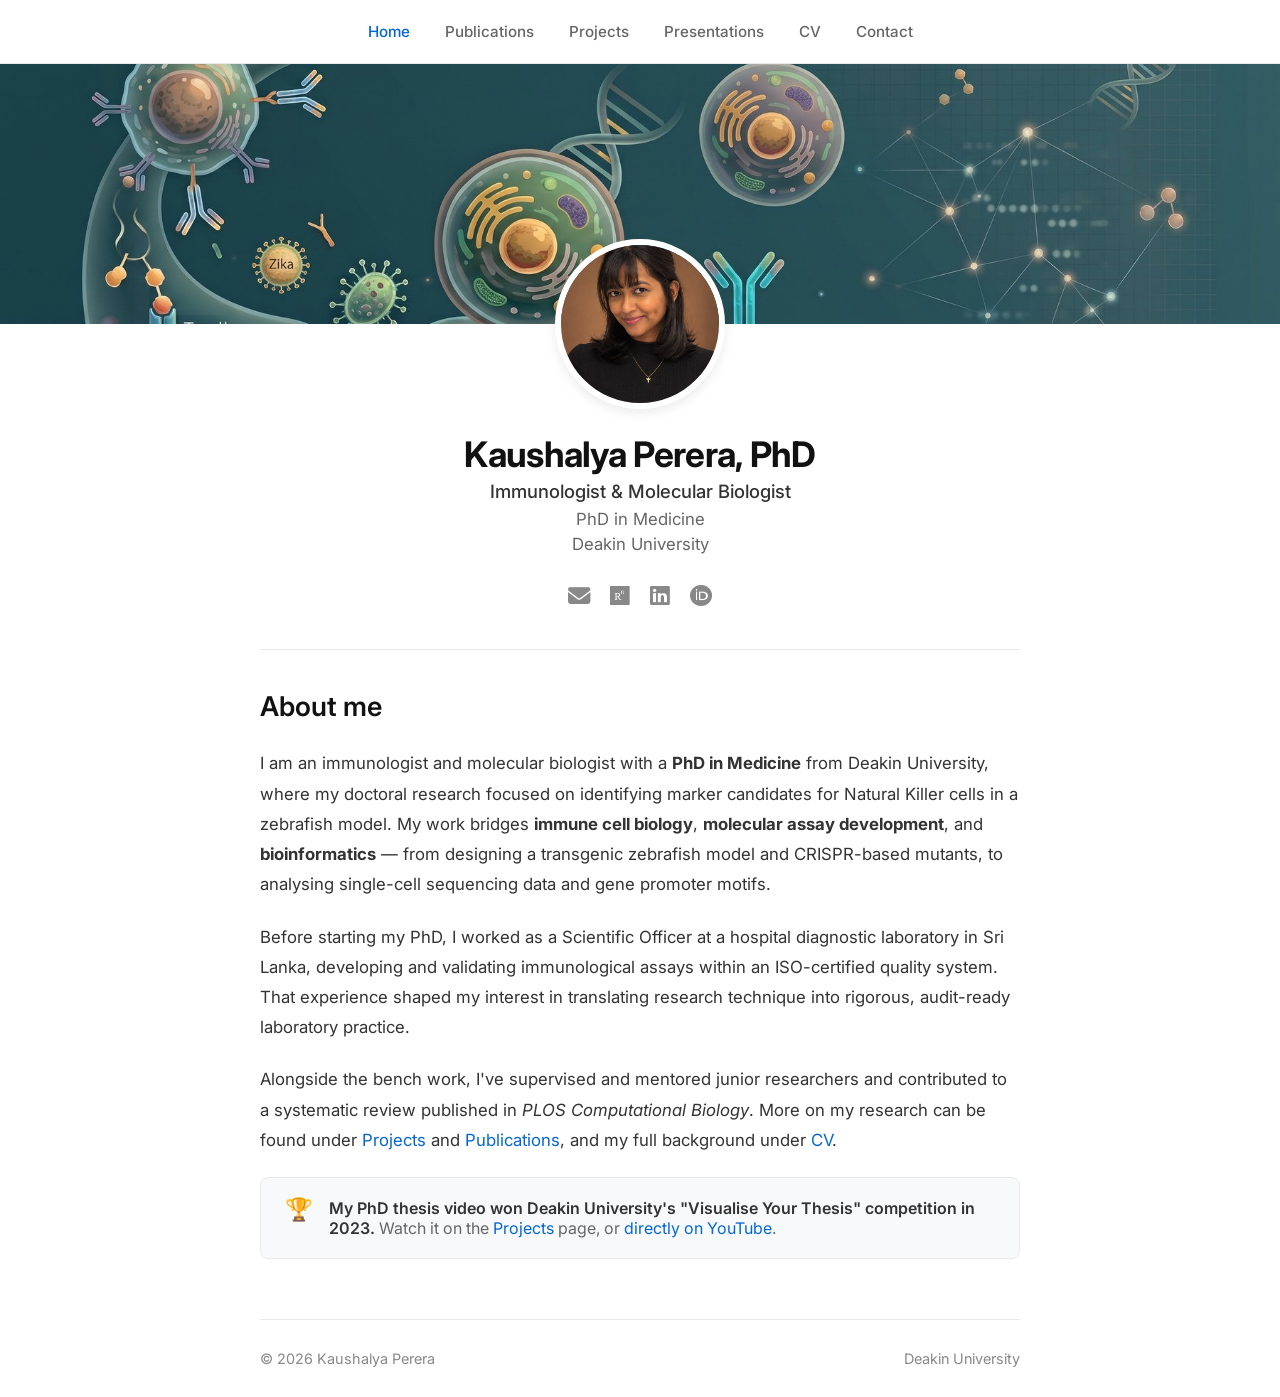
<file: index.html>
<!DOCTYPE html>
<html lang="en">
<head>
  <meta charset="UTF-8">
  <meta name="viewport" content="width=device-width, initial-scale=1.0">
  <title>Kaushalya Perera - Academic Portfolio</title>
  <link rel="stylesheet" href="https://cdnjs.cloudflare.com/ajax/libs/font-awesome/6.4.0/css/all.min.css">
  <link href="https://fonts.googleapis.com/css2?family=Inter:wght@400;500;600;700&display=swap" rel="stylesheet">
  <link rel="stylesheet" href="style.css">
</head>
<body>

  <nav class="navbar">
    <div class="nav-container">
      <a href="index.html" class="active">Home</a>
      <a href="publications.html">Publications</a>
      <a href="projects.html">Projects</a>
      <a href="presentations.html">Presentations</a>
      <a href="cv.html">CV</a>
      <a href="contact.html">Contact</a>
    </div>
  </nav>

  <!-- BANNER IS NOW FULL WIDTH OUTSIDE THE CONTAINER -->
  <div class="banner"></div>

  <main class="main-container">

    <header class="profile-header">
      <img src="photo.jpg" alt="Kaushalya Perera" class="avatar">
      <h1>Kaushalya Perera, PhD</h1>
      <p class="title">Immunologist &amp; Molecular Biologist</p>
      <p class="affiliation">PhD in Medicine<br>Deakin University</p>
      <div class="social-links">
        <a href="mailto:aklperera@yahoo.com" title="Email"><i class="fa-solid fa-envelope"></i></a>
        <a href="https://www.researchgate.net/profile/Kaushalya-Perera-5" target="_blank" title="ResearchGate"><i class="fab fa-researchgate"></i></a>
        <a href="https://linkedin.com/in/aklperera" target="_blank" title="LinkedIn"><i class="fab fa-linkedin"></i></a>
        <a href="https://orcid.org/0000-0002-1232-2627" target="orcid.widget" rel="me noopener noreferrer" title="ORCID"><i class="fab fa-orcid"></i></a>
      </div>
    </header>

    <section class="content-area">
      <h2>About me</h2>
      <p>I am an immunologist and molecular biologist with a <strong>PhD in Medicine</strong> from Deakin University, where my doctoral research focused on identifying marker candidates for Natural Killer cells in a zebrafish model. My work bridges <strong>immune cell biology</strong>, <strong>molecular assay development</strong>, and <strong>bioinformatics</strong> — from designing a transgenic zebrafish model and CRISPR-based mutants, to analysing single-cell sequencing data and gene promoter motifs.</p>

      <p>Before starting my PhD, I worked as a Scientific Officer at a hospital diagnostic laboratory in Sri Lanka, developing and validating immunological assays within an ISO-certified quality system. That experience shaped my interest in translating research technique into rigorous, audit-ready laboratory practice.</p>

      <p>Alongside the bench work, I've supervised and mentored junior researchers and contributed to a systematic review published in <em>PLOS Computational Biology</em>. More on my research can be found under <a href="projects.html">Projects</a> and <a href="publications.html">Publications</a>, and my full background under <a href="cv.html">CV</a>.</p>

      <div class="callout">
        <span class="medal">🏆</span>
        <span><strong>My PhD thesis video won Deakin University's "Visualise Your Thesis" competition in 2023.</strong> Watch it on the <a href="projects.html">Projects</a> page, or <a href="https://www.youtube.com/watch?v=YO1yZsN7ZFU" target="_blank" rel="noopener">directly on YouTube</a>.</span>
      </div>
    </section>

    <footer class="footer">
      <div>&copy; 2026 Kaushalya Perera</div>
      <div><a href="https://www.deakin.edu.au" target="_blank" rel="noopener">Deakin University</a></div>
    </footer>

  </main>

</body>
</html>
</file>
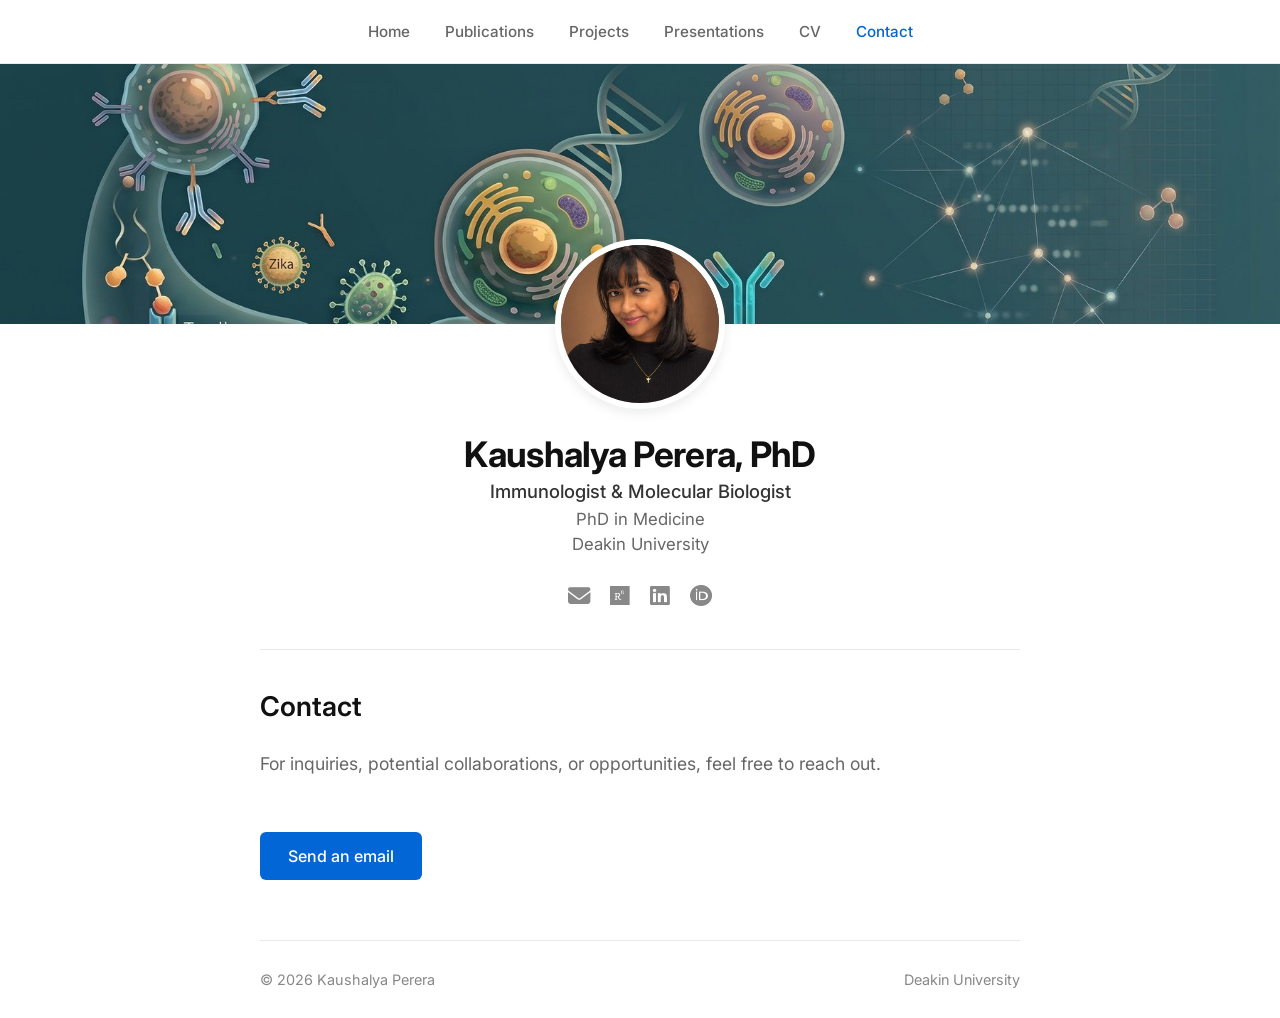
<file: contact.html>
<!DOCTYPE html>
<html lang="en">
<head>
  <meta charset="UTF-8">
  <meta name="viewport" content="width=device-width, initial-scale=1.0">
  <title>Contact — Kaushalya Perera, PhD</title>
  <link rel="stylesheet" href="https://cdnjs.cloudflare.com/ajax/libs/font-awesome/6.4.0/css/all.min.css">
  <link href="https://fonts.googleapis.com/css2?family=Inter:wght@400;500;600;700&display=swap" rel="stylesheet">
  <link rel="stylesheet" href="style.css">
</head>
<body>

  <nav class="navbar">
    <div class="nav-container">
      <a href="index.html">Home</a>
      <a href="publications.html">Publications</a>
      <a href="projects.html">Projects</a>
      <a href="presentations.html">Presentations</a>
      <a href="cv.html">CV</a>
      <a href="contact.html" class="active">Contact</a>
    </div>
  </nav>

  <!-- BANNER IS NOW FULL WIDTH OUTSIDE THE CONTAINER -->
  <div class="banner"></div>

  <main class="main-container">

    <header class="profile-header">
      <img src="photo.jpg" alt="Kaushalya Perera" class="avatar">
      <h1>Kaushalya Perera, PhD</h1>
      <p class="title">Immunologist &amp; Molecular Biologist</p>
      <p class="affiliation">PhD in Medicine<br>Deakin University</p>
      <div class="social-links">
        <a href="mailto:aklperera@yahoo.com" title="Email"><i class="fa-solid fa-envelope"></i></a>
        <a href="https://www.researchgate.net/profile/Kaushalya-Perera-5" target="_blank" title="ResearchGate"><i class="fab fa-researchgate"></i></a>
        <a href="https://linkedin.com/in/aklperera" target="_blank" title="LinkedIn"><i class="fab fa-linkedin"></i></a>
        <a href="https://orcid.org/0000-0002-1232-2627" target="orcid.widget" rel="me noopener noreferrer" title="ORCID"><i class="fab fa-orcid"></i></a>
      </div>
    </header>

    <section class="content-area">
      <h2>Contact</h2>
      <p class="page-intro">For inquiries, potential collaborations, or opportunities, feel free to reach out.</p>
      <a class="contact-cta" href="mailto:aklperera@yahoo.com">Send an email</a>
    </section>

    <footer class="footer">
      <div>&copy; 2026 Kaushalya Perera</div>
      <div><a href="https://www.deakin.edu.au" target="_blank" rel="noopener">Deakin University</a></div>
    </footer>

  </main>

</body>
</html>
</file>
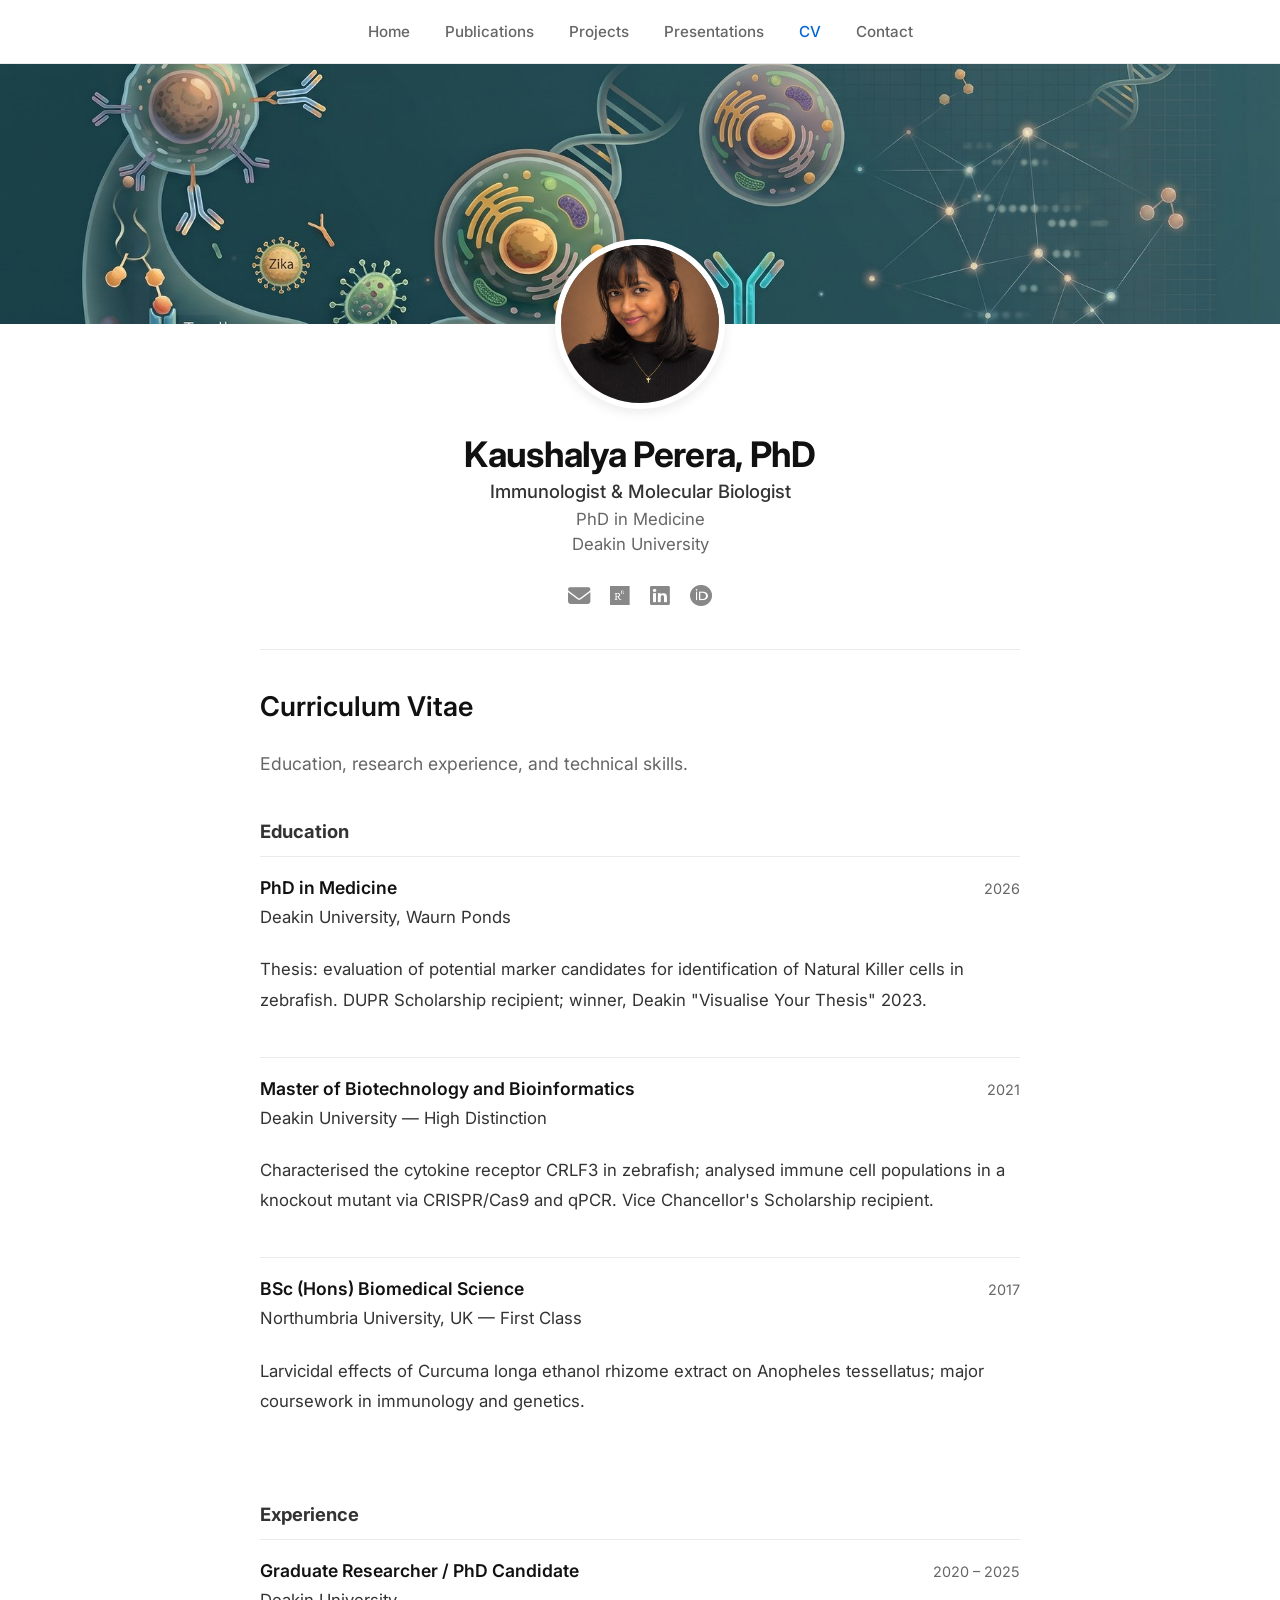
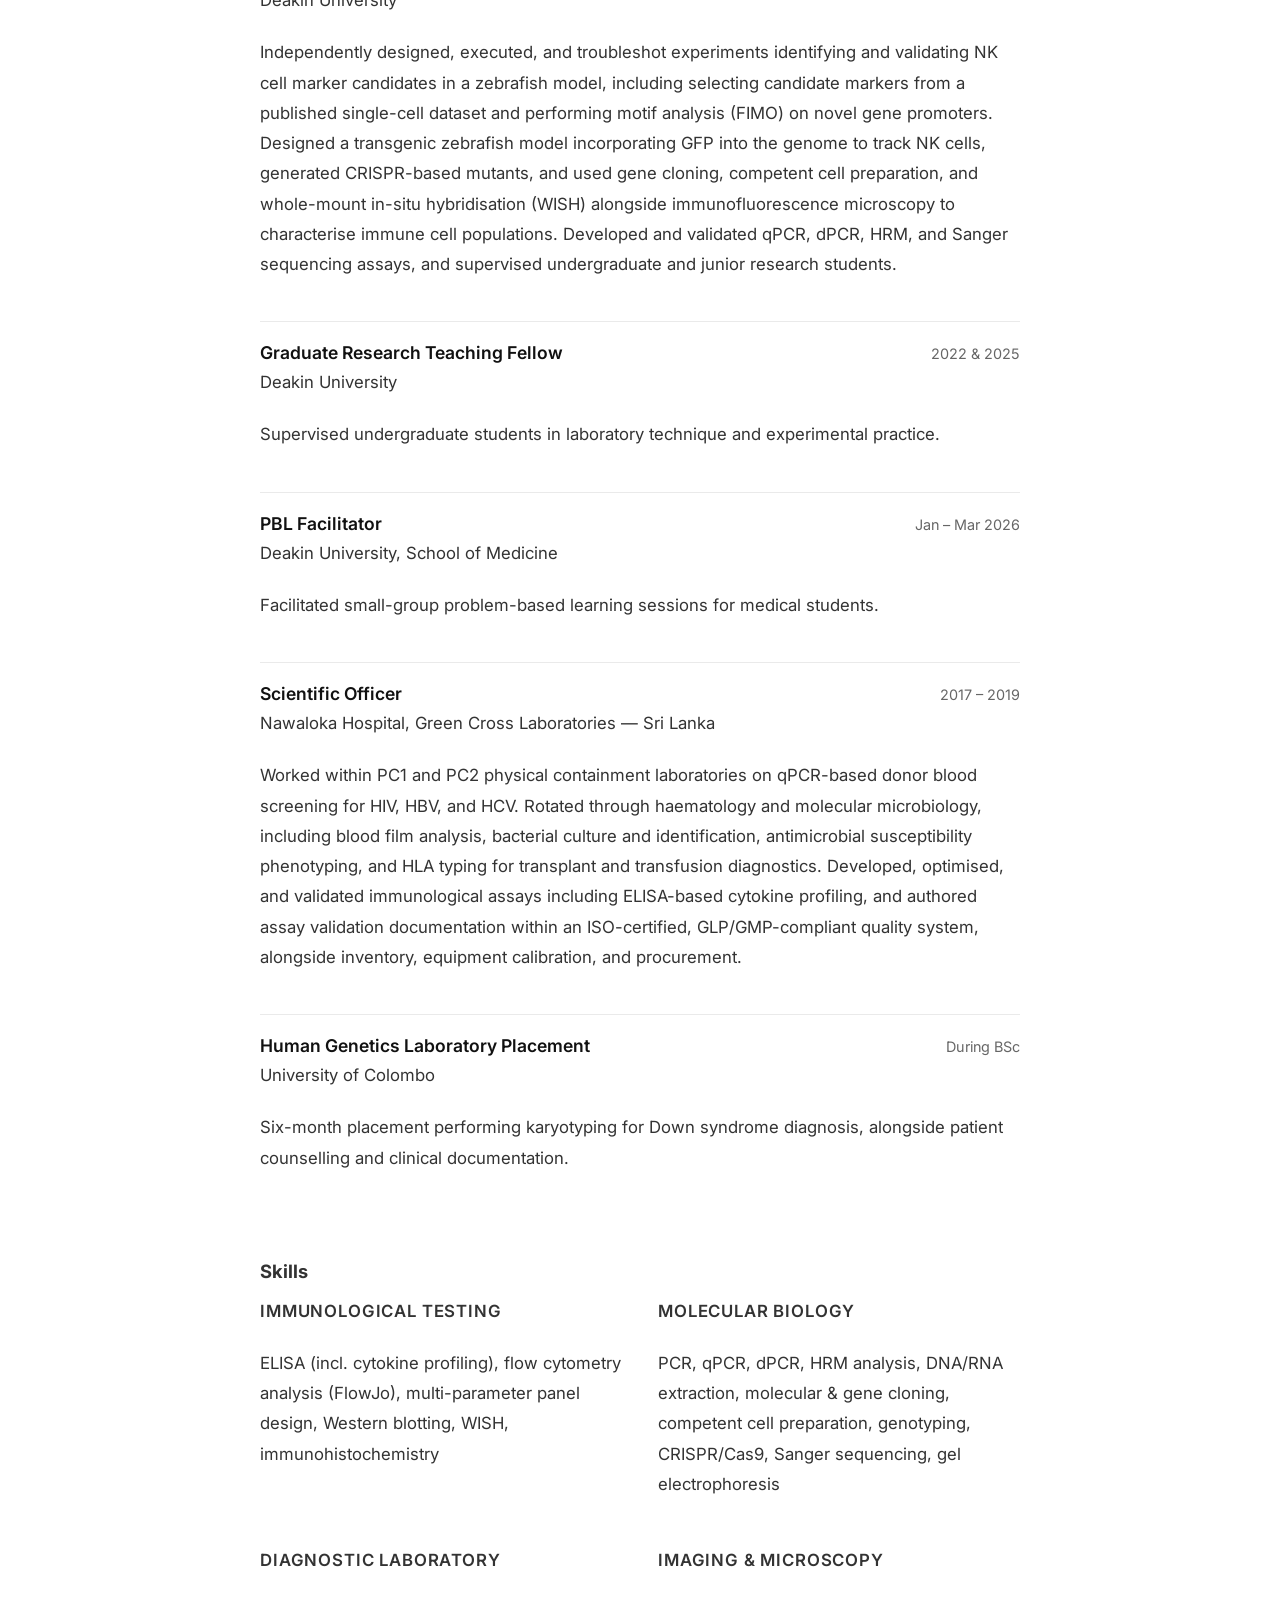
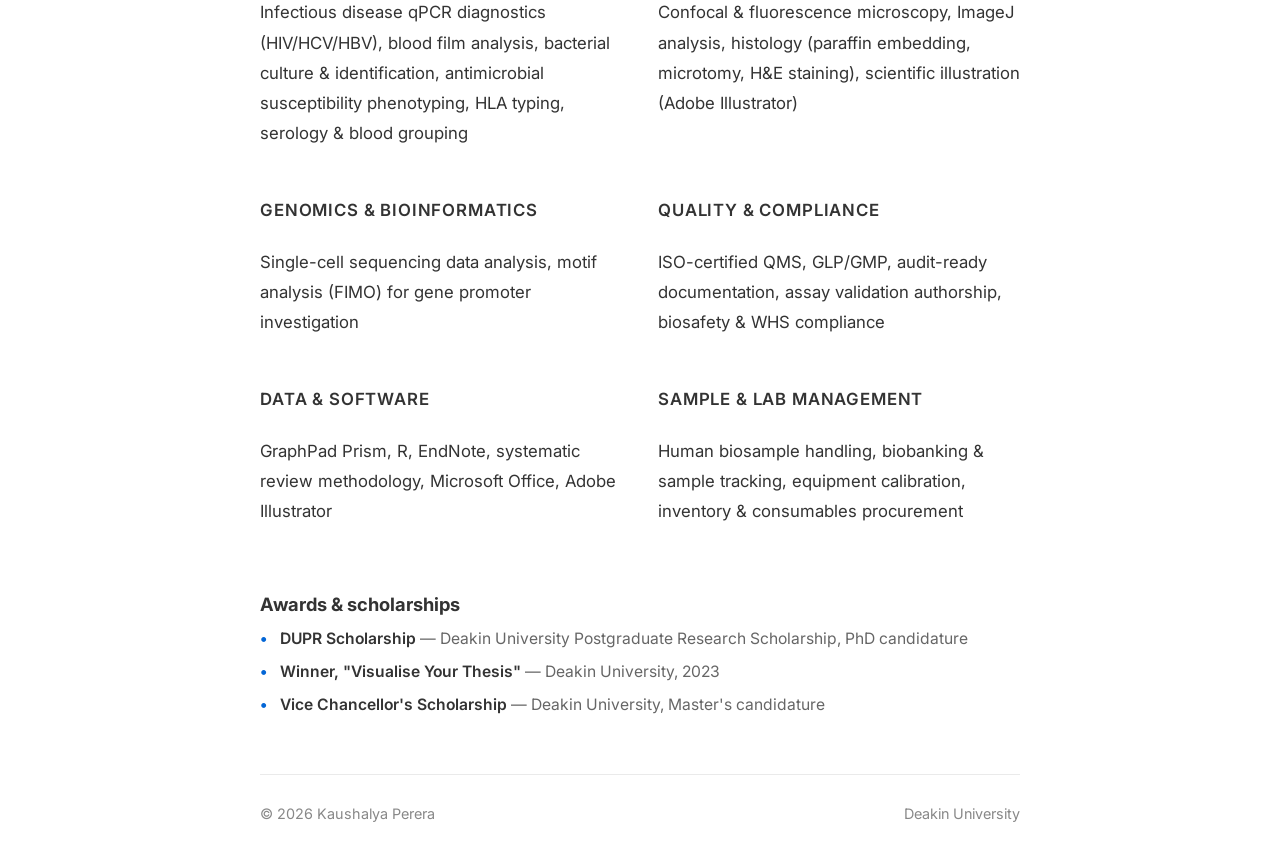
<file: cv.html>
<!DOCTYPE html>
<html lang="en">
<head>
  <meta charset="UTF-8">
  <meta name="viewport" content="width=device-width, initial-scale=1.0">
  <title>CV — Kaushalya Perera, PhD</title>
  <link rel="stylesheet" href="https://cdnjs.cloudflare.com/ajax/libs/font-awesome/6.4.0/css/all.min.css">
  <link href="https://fonts.googleapis.com/css2?family=Inter:wght@400;500;600;700&display=swap" rel="stylesheet">
  <link rel="stylesheet" href="style.css">
</head>
<body>

  <nav class="navbar">
    <div class="nav-container">
      <a href="index.html">Home</a>
      <a href="publications.html">Publications</a>
      <a href="projects.html">Projects</a>
      <a href="presentations.html">Presentations</a>
      <a href="cv.html" class="active">CV</a>
      <a href="contact.html">Contact</a>
    </div>
  </nav>

  <!-- BANNER IS NOW FULL WIDTH OUTSIDE THE CONTAINER -->
  <div class="banner"></div>

  <main class="main-container">

    <header class="profile-header">
      <img src="photo.jpg" alt="Kaushalya Perera" class="avatar">
      <h1>Kaushalya Perera, PhD</h1>
      <p class="title">Immunologist &amp; Molecular Biologist</p>
      <p class="affiliation">PhD in Medicine<br>Deakin University</p>
      <div class="social-links">
        <a href="mailto:aklperera@yahoo.com" title="Email"><i class="fa-solid fa-envelope"></i></a>
        <a href="https://www.researchgate.net/profile/Kaushalya-Perera-5" target="_blank" title="ResearchGate"><i class="fab fa-researchgate"></i></a>
        <a href="https://linkedin.com/in/aklperera" target="_blank" title="LinkedIn"><i class="fab fa-linkedin"></i></a>
        <a href="https://orcid.org/0000-0002-1232-2627" target="orcid.widget" rel="me noopener noreferrer" title="ORCID"><i class="fab fa-orcid"></i></a>
      </div>
    </header>

    <section class="content-area">
      <h2>Curriculum Vitae</h2>
      <p class="page-intro">Education, research experience, and technical skills.</p>

      <div class="section-block">
        <h3 style="font-size:1.15rem; margin-bottom:14px;">Education</h3>

        <div class="cv-entry">
          <div class="cv-entry-head">
            <h4 class="cv-role">PhD in Medicine</h4>
            <span class="cv-dates">2026</span>
          </div>
          <p class="cv-org">Deakin University, Waurn Ponds</p>
          <p class="cv-desc">Thesis: evaluation of potential marker candidates for identification of Natural Killer cells in zebrafish. DUPR Scholarship recipient; winner, Deakin "Visualise Your Thesis" 2023.</p>
        </div>

        <div class="cv-entry">
          <div class="cv-entry-head">
            <h4 class="cv-role">Master of Biotechnology and Bioinformatics</h4>
            <span class="cv-dates">2021</span>
          </div>
          <p class="cv-org">Deakin University — High Distinction</p>
          <p class="cv-desc">Characterised the cytokine receptor CRLF3 in zebrafish; analysed immune cell populations in a knockout mutant via CRISPR/Cas9 and qPCR. Vice Chancellor's Scholarship recipient.</p>
        </div>

        <div class="cv-entry">
          <div class="cv-entry-head">
            <h4 class="cv-role">BSc (Hons) Biomedical Science</h4>
            <span class="cv-dates">2017</span>
          </div>
          <p class="cv-org">Northumbria University, UK — First Class</p>
          <p class="cv-desc">Larvicidal effects of Curcuma longa ethanol rhizome extract on Anopheles tessellatus; major coursework in immunology and genetics.</p>
        </div>
      </div>

      <div class="section-block">
        <h3 style="font-size:1.15rem; margin-bottom:14px;">Experience</h3>

        <div class="cv-entry">
          <div class="cv-entry-head">
            <h4 class="cv-role">Graduate Researcher / PhD Candidate</h4>
            <span class="cv-dates">2020 – 2025</span>
          </div>
          <p class="cv-org">Deakin University</p>
          <p class="cv-desc">Independently designed, executed, and troubleshot experiments identifying and validating NK cell marker candidates in a zebrafish model, including selecting candidate markers from a published single-cell dataset and performing motif analysis (FIMO) on novel gene promoters. Designed a transgenic zebrafish model incorporating GFP into the genome to track NK cells, generated CRISPR-based mutants, and used gene cloning, competent cell preparation, and whole-mount in-situ hybridisation (WISH) alongside immunofluorescence microscopy to characterise immune cell populations. Developed and validated qPCR, dPCR, HRM, and Sanger sequencing assays, and supervised undergraduate and junior research students.</p>
        </div>

        <div class="cv-entry">
          <div class="cv-entry-head">
            <h4 class="cv-role">Graduate Research Teaching Fellow</h4>
            <span class="cv-dates">2022 &amp; 2025</span>
          </div>
          <p class="cv-org">Deakin University</p>
          <p class="cv-desc">Supervised undergraduate students in laboratory technique and experimental practice.</p>
        </div>

        <div class="cv-entry">
          <div class="cv-entry-head">
            <h4 class="cv-role">PBL Facilitator</h4>
            <span class="cv-dates">Jan – Mar 2026</span>
          </div>
          <p class="cv-org">Deakin University, School of Medicine</p>
          <p class="cv-desc">Facilitated small-group problem-based learning sessions for medical students.</p>
        </div>

        <div class="cv-entry">
          <div class="cv-entry-head">
            <h4 class="cv-role">Scientific Officer</h4>
            <span class="cv-dates">2017 – 2019</span>
          </div>
          <p class="cv-org">Nawaloka Hospital, Green Cross Laboratories — Sri Lanka</p>
          <p class="cv-desc">Worked within PC1 and PC2 physical containment laboratories on qPCR-based donor blood screening for HIV, HBV, and HCV. Rotated through haematology and molecular microbiology, including blood film analysis, bacterial culture and identification, antimicrobial susceptibility phenotyping, and HLA typing for transplant and transfusion diagnostics. Developed, optimised, and validated immunological assays including ELISA-based cytokine profiling, and authored assay validation documentation within an ISO-certified, GLP/GMP-compliant quality system, alongside inventory, equipment calibration, and procurement.</p>
        </div>

        <div class="cv-entry">
          <div class="cv-entry-head">
            <h4 class="cv-role">Human Genetics Laboratory Placement</h4>
            <span class="cv-dates">During BSc</span>
          </div>
          <p class="cv-org">University of Colombo</p>
          <p class="cv-desc">Six-month placement performing karyotyping for Down syndrome diagnosis, alongside patient counselling and clinical documentation.</p>
        </div>
      </div>

      <div class="section-block">
        <h3 style="font-size:1.15rem; margin-bottom:14px;">Skills</h3>
        <div class="skills-grid">
          <div>
            <p class="skill-group-name">Immunological testing</p>
            <p class="skill-list">ELISA (incl. cytokine profiling), flow cytometry analysis (FlowJo), multi-parameter panel design, Western blotting, WISH, immunohistochemistry</p>
          </div>
          <div>
            <p class="skill-group-name">Molecular biology</p>
            <p class="skill-list">PCR, qPCR, dPCR, HRM analysis, DNA/RNA extraction, molecular &amp; gene cloning, competent cell preparation, genotyping, CRISPR/Cas9, Sanger sequencing, gel electrophoresis</p>
          </div>
          <div>
            <p class="skill-group-name">Diagnostic laboratory</p>
            <p class="skill-list">Infectious disease qPCR diagnostics (HIV/HCV/HBV), blood film analysis, bacterial culture &amp; identification, antimicrobial susceptibility phenotyping, HLA typing, serology &amp; blood grouping</p>
          </div>
          <div>
            <p class="skill-group-name">Imaging &amp; microscopy</p>
            <p class="skill-list">Confocal &amp; fluorescence microscopy, ImageJ analysis, histology (paraffin embedding, microtomy, H&amp;E staining), scientific illustration (Adobe Illustrator)</p>
          </div>
          <div>
            <p class="skill-group-name">Genomics &amp; bioinformatics</p>
            <p class="skill-list">Single-cell sequencing data analysis, motif analysis (FIMO) for gene promoter investigation</p>
          </div>
          <div>
            <p class="skill-group-name">Quality &amp; compliance</p>
            <p class="skill-list">ISO-certified QMS, GLP/GMP, audit-ready documentation, assay validation authorship, biosafety &amp; WHS compliance</p>
          </div>
          <div>
            <p class="skill-group-name">Data &amp; software</p>
            <p class="skill-list">GraphPad Prism, R, EndNote, systematic review methodology, Microsoft Office, Adobe Illustrator</p>
          </div>
          <div>
            <p class="skill-group-name">Sample &amp; lab management</p>
            <p class="skill-list">Human biosample handling, biobanking &amp; sample tracking, equipment calibration, inventory &amp; consumables procurement</p>
          </div>
        </div>
      </div>

      <div class="section-block">
        <h3 style="font-size:1.15rem; margin-bottom:14px;">Awards &amp; scholarships</h3>
        <ul class="awards-list">
          <li><strong>DUPR Scholarship</strong> — Deakin University Postgraduate Research Scholarship, PhD candidature</li>
          <li><strong>Winner, "Visualise Your Thesis"</strong> — Deakin University, 2023</li>
          <li><strong>Vice Chancellor's Scholarship</strong> — Deakin University, Master's candidature</li>
        </ul>
      </div>
    </section>

    <footer class="footer">
      <div>&copy; 2026 Kaushalya Perera</div>
      <div><a href="https://www.deakin.edu.au" target="_blank" rel="noopener">Deakin University</a></div>
    </footer>

  </main>

</body>
</html>
</file>
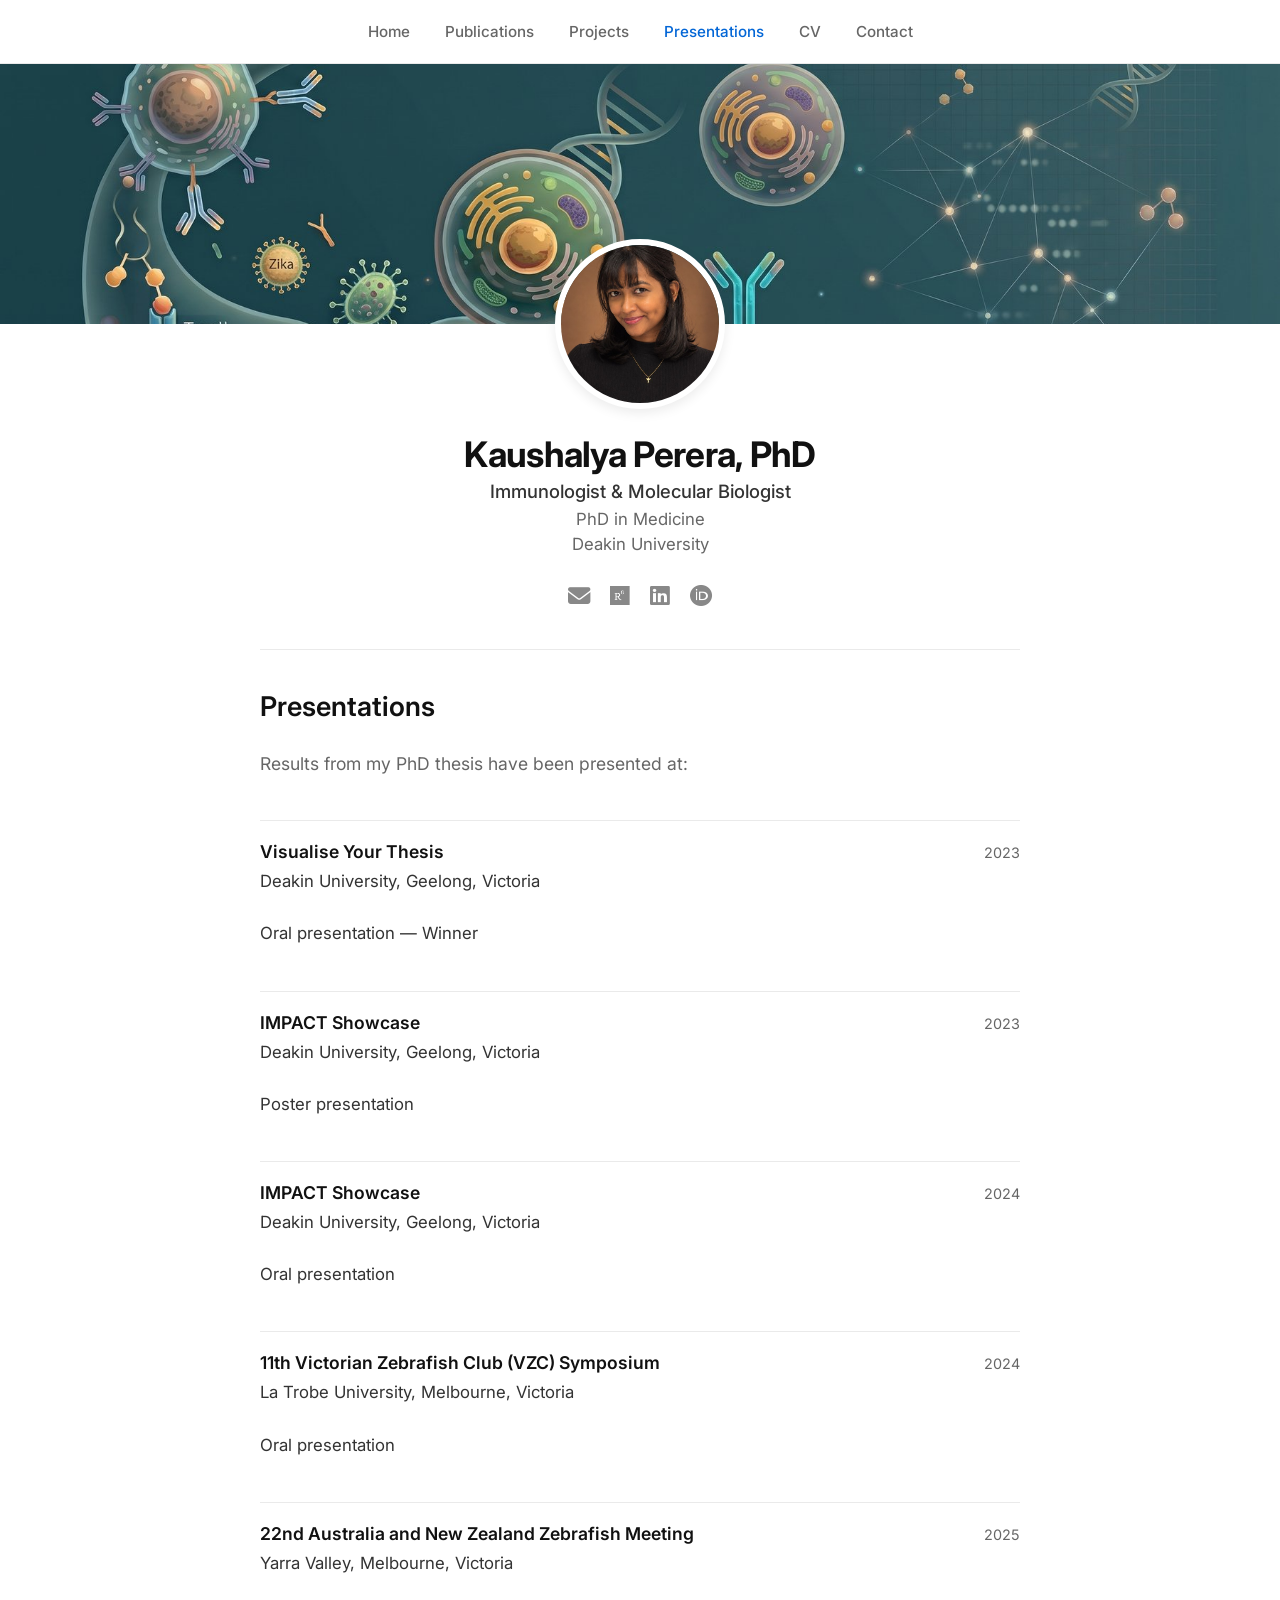
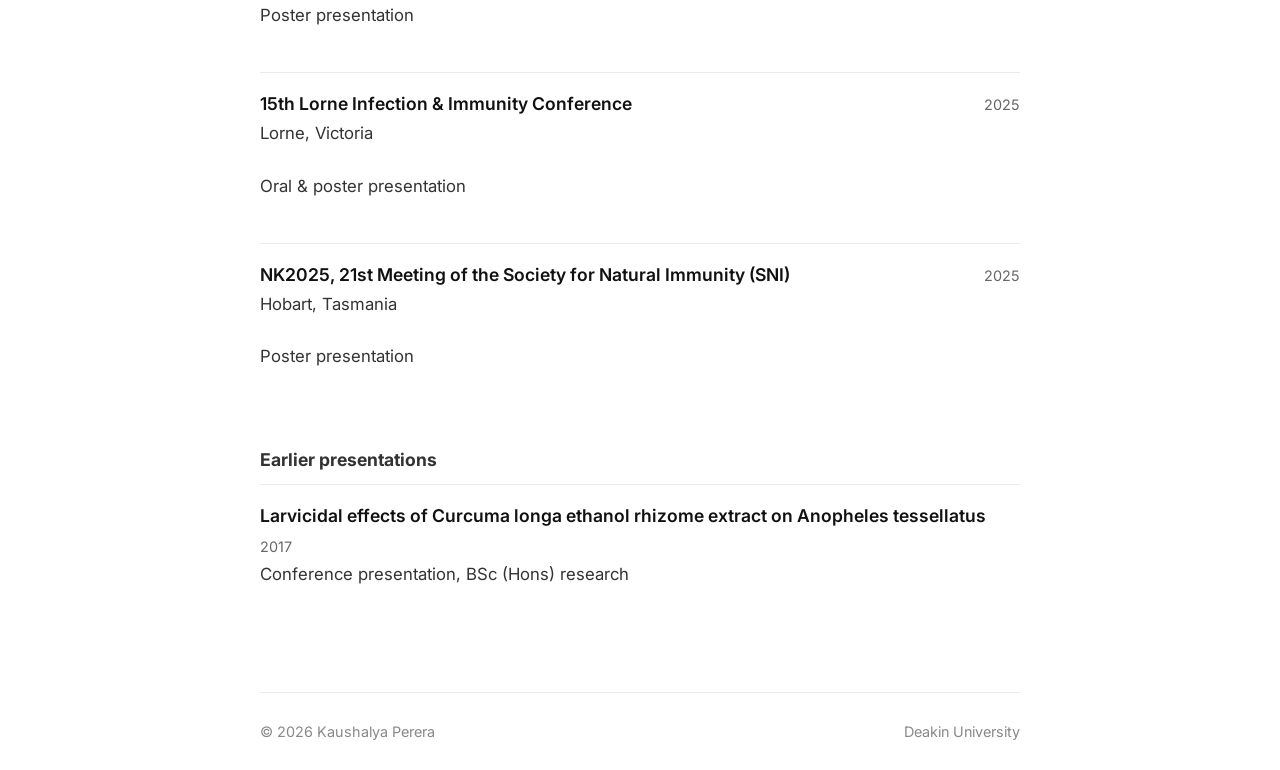
<file: presentations.html>
<!DOCTYPE html>
<html lang="en">
<head>
  <meta charset="UTF-8">
  <meta name="viewport" content="width=device-width, initial-scale=1.0">
  <title>Presentations — Kaushalya Perera, PhD</title>
  <link rel="stylesheet" href="https://cdnjs.cloudflare.com/ajax/libs/font-awesome/6.4.0/css/all.min.css">
  <link href="https://fonts.googleapis.com/css2?family=Inter:wght@400;500;600;700&display=swap" rel="stylesheet">
  <link rel="stylesheet" href="style.css">
</head>
<body>

  <nav class="navbar">
    <div class="nav-container">
      <a href="index.html">Home</a>
      <a href="publications.html">Publications</a>
      <a href="projects.html">Projects</a>
      <a href="presentations.html" class="active">Presentations</a>
      <a href="cv.html">CV</a>
      <a href="contact.html">Contact</a>
    </div>
  </nav>

  <!-- BANNER IS NOW FULL WIDTH OUTSIDE THE CONTAINER -->
  <div class="banner"></div>

  <main class="main-container">

    <header class="profile-header">
      <img src="photo.jpg" alt="Kaushalya Perera" class="avatar">
      <h1>Kaushalya Perera, PhD</h1>
      <p class="title">Immunologist &amp; Molecular Biologist</p>
      <p class="affiliation">PhD in Medicine<br>Deakin University</p>
      <div class="social-links">
        <a href="mailto:aklperera@yahoo.com" title="Email"><i class="fa-solid fa-envelope"></i></a>
        <a href="https://www.researchgate.net/profile/Kaushalya-Perera-5" target="_blank" title="ResearchGate"><i class="fab fa-researchgate"></i></a>
        <a href="https://linkedin.com/in/aklperera" target="_blank" title="LinkedIn"><i class="fab fa-linkedin"></i></a>
        <a href="https://orcid.org/0000-0002-1232-2627" target="orcid.widget" rel="me noopener noreferrer" title="ORCID"><i class="fab fa-orcid"></i></a>
      </div>
    </header>

    <section class="content-area">
      <h2>Presentations</h2>
      <p class="page-intro">Results from my PhD thesis have been presented at:</p>

      <div class="cv-entry">
        <div class="cv-entry-head">
          <h3 class="cv-role">Visualise Your Thesis</h3>
          <span class="cv-dates">2023</span>
        </div>
        <p class="cv-org">Deakin University, Geelong, Victoria</p>
        <p class="cv-desc">Oral presentation — Winner</p>
      </div>

      <div class="cv-entry">
        <div class="cv-entry-head">
          <h3 class="cv-role">IMPACT Showcase</h3>
          <span class="cv-dates">2023</span>
        </div>
        <p class="cv-org">Deakin University, Geelong, Victoria</p>
        <p class="cv-desc">Poster presentation</p>
      </div>

      <div class="cv-entry">
        <div class="cv-entry-head">
          <h3 class="cv-role">IMPACT Showcase</h3>
          <span class="cv-dates">2024</span>
        </div>
        <p class="cv-org">Deakin University, Geelong, Victoria</p>
        <p class="cv-desc">Oral presentation</p>
      </div>

      <div class="cv-entry">
        <div class="cv-entry-head">
          <h3 class="cv-role">11th Victorian Zebrafish Club (VZC) Symposium</h3>
          <span class="cv-dates">2024</span>
        </div>
        <p class="cv-org">La Trobe University, Melbourne, Victoria</p>
        <p class="cv-desc">Oral presentation</p>
      </div>

      <div class="cv-entry">
        <div class="cv-entry-head">
          <h3 class="cv-role">22nd Australia and New Zealand Zebrafish Meeting</h3>
          <span class="cv-dates">2025</span>
        </div>
        <p class="cv-org">Yarra Valley, Melbourne, Victoria</p>
        <p class="cv-desc">Poster presentation</p>
      </div>

      <div class="cv-entry">
        <div class="cv-entry-head">
          <h3 class="cv-role">15th Lorne Infection &amp; Immunity Conference</h3>
          <span class="cv-dates">2025</span>
        </div>
        <p class="cv-org">Lorne, Victoria</p>
        <p class="cv-desc">Oral &amp; poster presentation</p>
      </div>

      <div class="cv-entry">
        <div class="cv-entry-head">
          <h3 class="cv-role">NK2025, 21st Meeting of the Society for Natural Immunity (SNI)</h3>
          <span class="cv-dates">2025</span>
        </div>
        <p class="cv-org">Hobart, Tasmania</p>
        <p class="cv-desc">Poster presentation</p>
      </div>

      <h3 style="font-size:1.1rem; margin: 36px 0 14px;">Earlier presentations</h3>

      <div class="cv-entry">
        <div class="cv-entry-head">
          <h3 class="cv-role">Larvicidal effects of Curcuma longa ethanol rhizome extract on Anopheles tessellatus</h3>
          <span class="cv-dates">2017</span>
        </div>
        <p class="cv-org">Conference presentation, BSc (Hons) research</p>
      </div>
    </section>

    <footer class="footer">
      <div>&copy; 2026 Kaushalya Perera</div>
      <div><a href="https://www.deakin.edu.au" target="_blank" rel="noopener">Deakin University</a></div>
    </footer>

  </main>

</body>
</html>
</file>
<file: style.css>
:root {
  --text-color: #333333;
  --text-muted: #666666;
  --bg-color: #ffffff;
  --link-color: #0366d6;
  --border-color: #eaeaea;
  --accent-soft: #f8f9fa;
}

* { box-sizing: border-box; }

body {
  margin: 0;
  padding: 0;
  font-family: 'Inter', -apple-system, BlinkMacSystemFont, sans-serif;
  color: var(--text-color);
  background-color: var(--bg-color);
  -webkit-font-smoothing: antialiased;
}

a { color: var(--link-color); text-decoration: none; }
a:hover { text-decoration: underline; }

/* --- TOP NAVIGATION --- */
.navbar {
  background-color: var(--bg-color);
  border-bottom: 1px solid var(--border-color);
  position: sticky;
  top: 0;
  z-index: 1000;
}

.nav-container {
  max-width: 900px;
  margin: 0 auto;
  display: flex;
  justify-content: center;
  padding: 22px 20px;
  gap: 35px;
  flex-wrap: wrap;
}

.nav-container a {
  color: var(--text-muted);
  font-weight: 500;
  font-size: 0.95rem;
  transition: color 0.2s;
}

.nav-container a:hover, .nav-container a.active {
  color: var(--link-color);
  text-decoration: none;
}

/* --- BANNER (Now Full Width) --- */
.banner {
  width: 100%;
  height: 260px;
  background-image: url('banner.jpg');
  background-size: cover;
  background-position: center 30%;
  background-color: #0f2b46;
}

/* --- MAIN CONTENT CONTAINER --- */
.main-container {
  max-width: 800px;
  margin: 0 auto;
  padding: 0 20px;
}

/* --- PROFILE HEADER --- */
.profile-header {
  text-align: center;
  padding: 0 0 40px 0;
  border-bottom: 1px solid var(--border-color);
  margin-bottom: 40px;
}

.avatar {
  width: 170px;
  height: 170px;
  border-radius: 50%;
  border: 6px solid var(--bg-color);
  margin-top: -85px;
  object-fit: cover;
  background-color: #fff;
  box-shadow: 0 4px 12px rgba(0,0,0,0.08);
}

.profile-header h1 {
  margin: 20px 0 5px 0;
  font-size: 2.2rem;
  font-weight: 700;
  color: #111;
  letter-spacing: -0.02em;
}

.profile-header .title {
  font-size: 1.15rem;
  color: var(--text-color);
  margin: 0 0 5px 0;
  font-weight: 500;
}

.profile-header .affiliation {
  font-size: 1.05rem;
  color: var(--text-muted);
  margin: 0 0 25px 0;
  line-height: 1.5;
}

.social-links { display: flex; justify-content: center; gap: 20px; }
.social-links a { color: #888; font-size: 1.4rem; transition: color 0.2s, transform 0.2s; }
.social-links a:hover { color: var(--link-color); transform: translateY(-2px); text-decoration: none; }

/* --- TEXT CONTENT AREA --- */
.content-area { padding: 0 0 60px 0; }
.content-area h2 { font-size: 1.7rem; margin-top: 0; margin-bottom: 25px; font-weight: 600; color: #111; }
.content-area p { line-height: 1.8; margin-bottom: 22px; font-size: 1.05rem; color: #333; }
.content-area .page-intro { color: var(--text-muted); font-size: 1.1rem; margin-bottom: 40px; }

/* --- Callout --- */
.callout {
  display: flex;
  gap: 16px;
  align-items: flex-start;
  background: var(--accent-soft);
  border: 1px solid var(--border-color);
  border-radius: 8px;
  padding: 20px 24px;
  margin: 20px 0 0;
  font-size: 1rem;
  color: var(--text-muted);
}
.callout .medal { font-size: 1.4rem; line-height: 1; }
.callout strong { color: var(--text-color); font-weight: 600; }
.callout a:hover { text-decoration: underline; }

/* --- CV entries --- */
.section-block { margin-bottom: 45px; }
.section-block:last-child { margin-bottom: 0; }

.cv-entry { padding: 20px 0; border-top: 1px solid var(--border-color); }
.cv-entry:first-child { border-top: none; padding-top: 0; }

.cv-entry-head { display: flex; justify-content: space-between; align-items: baseline; gap: 12px; flex-wrap: wrap; }
.cv-role { font-size: 1.1rem; font-weight: 600; color: #111; margin: 0; }
.cv-dates { font-size: 0.9rem; color: var(--text-muted); white-space: nowrap; }
.cv-org { font-size: 0.95rem; color: var(--link-color); margin: 4px 0 10px; }
.cv-desc { font-size: 0.98rem; color: var(--text-muted); margin: 0; line-height: 1.7; }

.skills-grid { display: grid; grid-template-columns: repeat(2, 1fr); gap: 24px 36px; }
.skill-group-name { font-size: 0.85rem; color: var(--link-color); margin: 0 0 8px; font-weight: 600; text-transform: uppercase; letter-spacing: 0.05em; }
.skill-list { font-size: 0.95rem; color: var(--text-muted); margin: 0; line-height: 1.65; }

.awards-list { list-style: none; padding: 0; margin: 0; display: grid; gap: 14px; }
.awards-list li { font-size: 0.98rem; color: var(--text-muted); padding-left: 20px; position: relative; }
.awards-list li::before { content: "•"; position: absolute; left: 0; color: var(--link-color); font-weight: 700; }
.awards-list strong { color: var(--text-color); font-weight: 600; }

/* --- LIST ITEMS (Projects & Publications) --- */
.list-item {
  display: grid;
  grid-template-columns: 220px 1fr;
  gap: 30px;
  padding: 35px 0;
  border-top: 1px solid var(--border-color);
}
.list-item:first-child { border-top: none; padding-top: 0; }

.list-item-img {
  width: 100%;
  height: 150px;
  object-fit: cover;
  border-radius: 6px;
  border: 1px solid var(--border-color);
  background-color: var(--accent-soft);
  transition: transform 0.2s ease, box-shadow 0.2s ease;
}

.list-item-img:hover {
  transform: translateY(-2px);
  box-shadow: 0 6px 15px rgba(0,0,0,0.08);
}

.list-item-content { display: flex; flex-direction: column; }

.list-item-title { font-size: 1.25rem; font-weight: 700; color: #111; margin: 0 0 8px; }
.list-item-title a { color: #111; text-decoration: none; }
.list-item-title a:hover { color: var(--link-color); }

.list-item-meta { font-size: 0.95rem; color: var(--link-color); margin: 0 0 12px; }
.list-item-desc { font-size: 1rem; color: var(--text-muted); margin: 0 0 15px; line-height: 1.7; }

.video-embed { position: relative; width: 100%; padding-top: 56.25%; border-radius: 8px; overflow: hidden; box-shadow: 0 4px 16px rgba(0,0,0,0.1); margin: 4px 0; }
.video-embed iframe { position: absolute; top: 0; left: 0; width: 100%; height: 100%; border: 0; }

/* --- Contact --- */
.contact-cta {
  display: inline-block;
  margin-top: 12px;
  padding: 14px 28px;
  background: var(--link-color);
  color: #fff;
  border-radius: 6px;
  font-size: 1rem;
  font-weight: 500;
}
.contact-cta:hover { background: #024ea3; color: #fff; text-decoration: none; }

/* --- FOOTER --- */
.footer {
  text-align: center;
  color: #888;
  font-size: 0.9rem;
  border-top: 1px solid var(--border-color);
  background-color: var(--bg-color);
  display: flex;
  justify-content: space-between;
  padding: 30px 0;
  max-width: 800px;
  margin: 0 auto;
}
.footer a { color: #888; }
.footer a:hover { color: var(--link-color); }

/* --- MOBILE RESPONSIVENESS --- */
@media (max-width: 768px) {
  .nav-container { gap: 15px; padding: 15px; }
  .banner { height: 180px; }
  .avatar { width: 140px; height: 140px; margin-top: -70px; }
  .footer { flex-direction: column; gap: 10px; padding: 25px 20px; }
  .skills-grid { grid-template-columns: 1fr; gap: 20px; }
  .cv-entry-head { flex-direction: column; gap: 4px; }
  .list-item { grid-template-columns: 1fr; gap: 15px; padding: 25px 0; }
  .list-item-img { height: 180px; }
}
</file>
